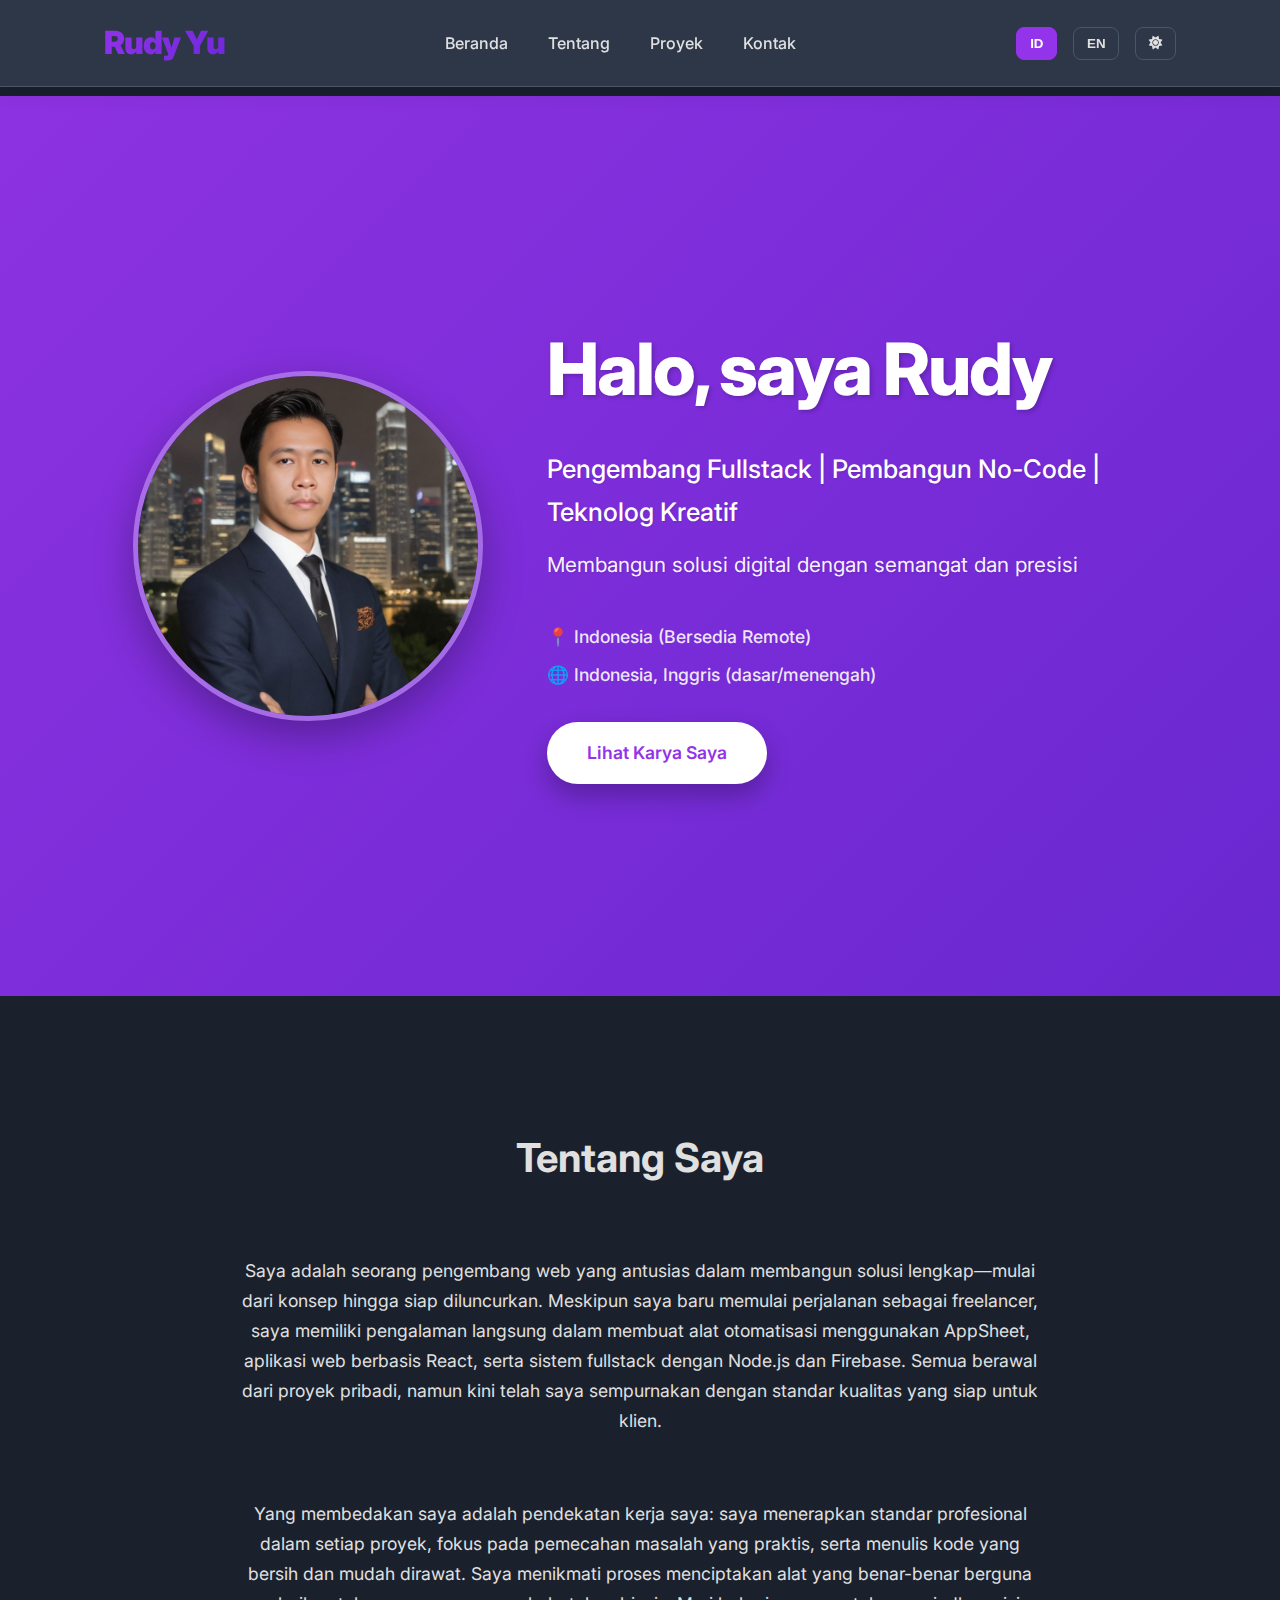
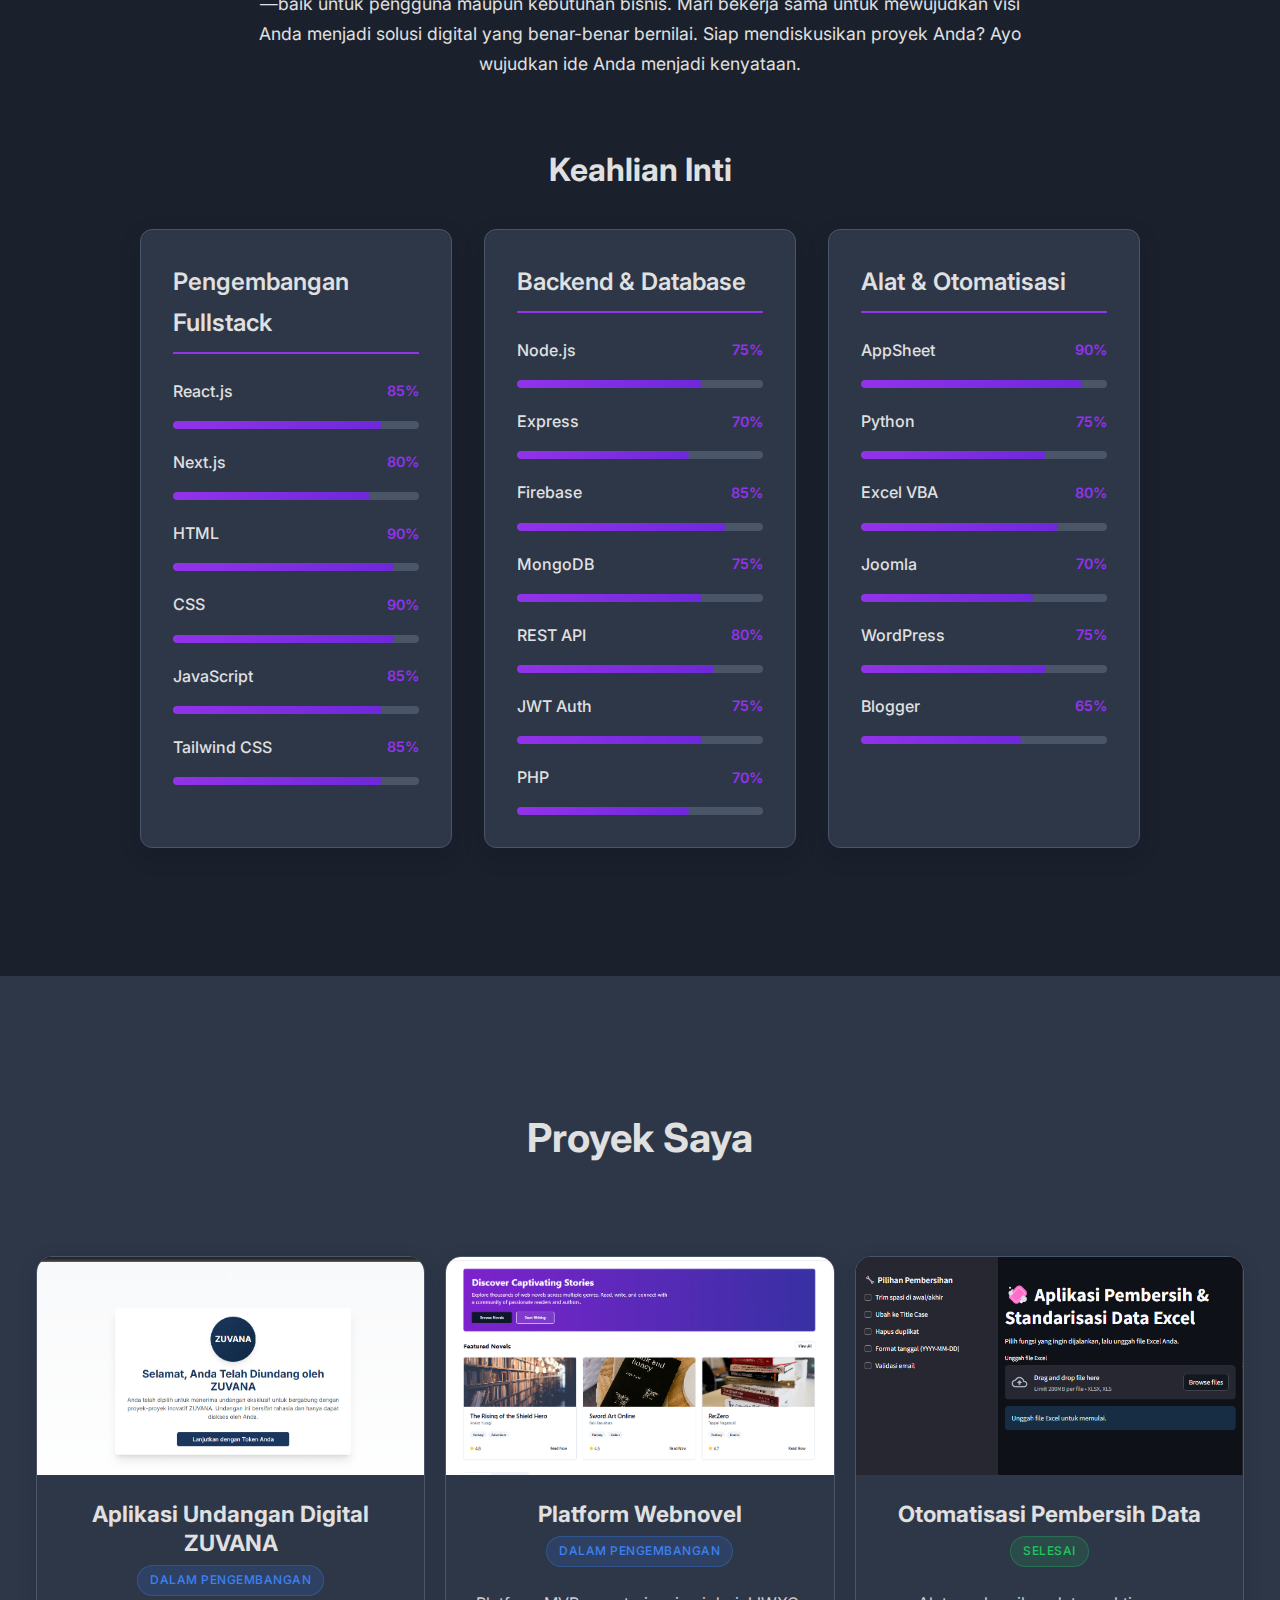
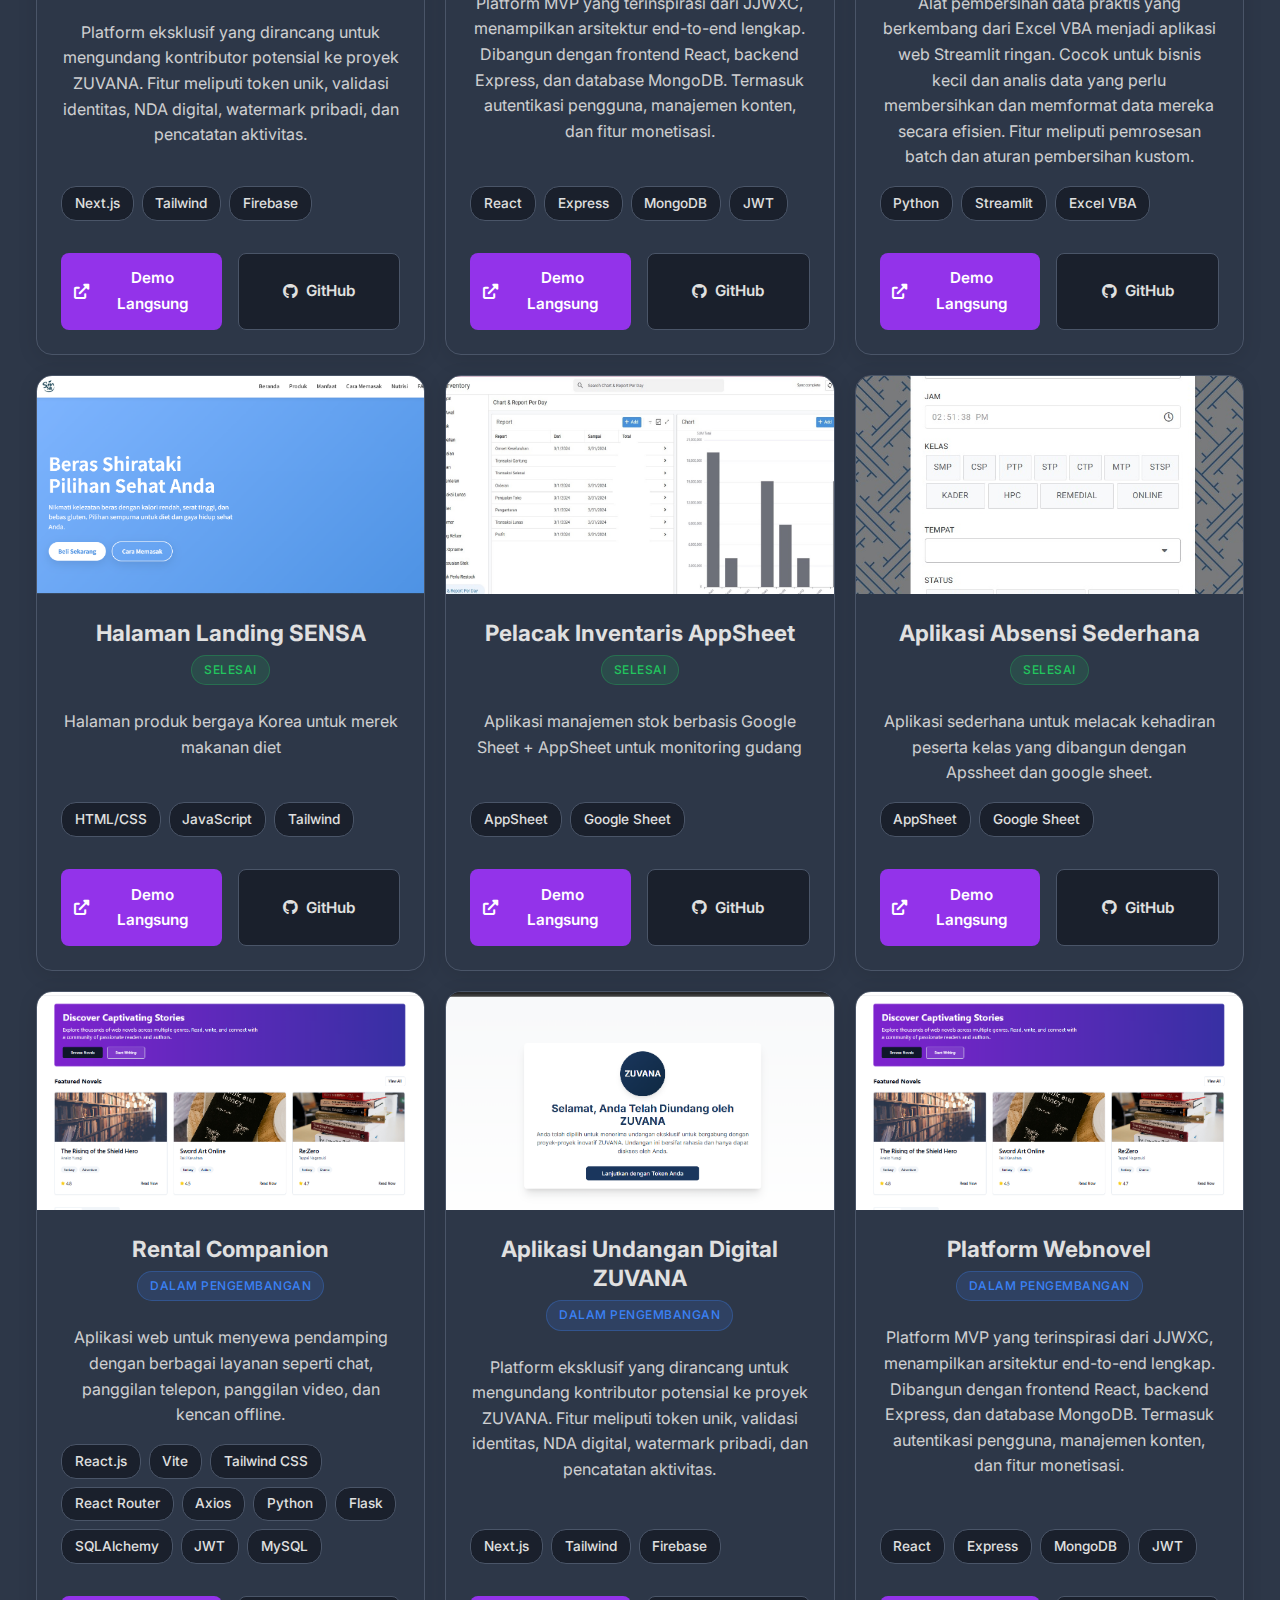
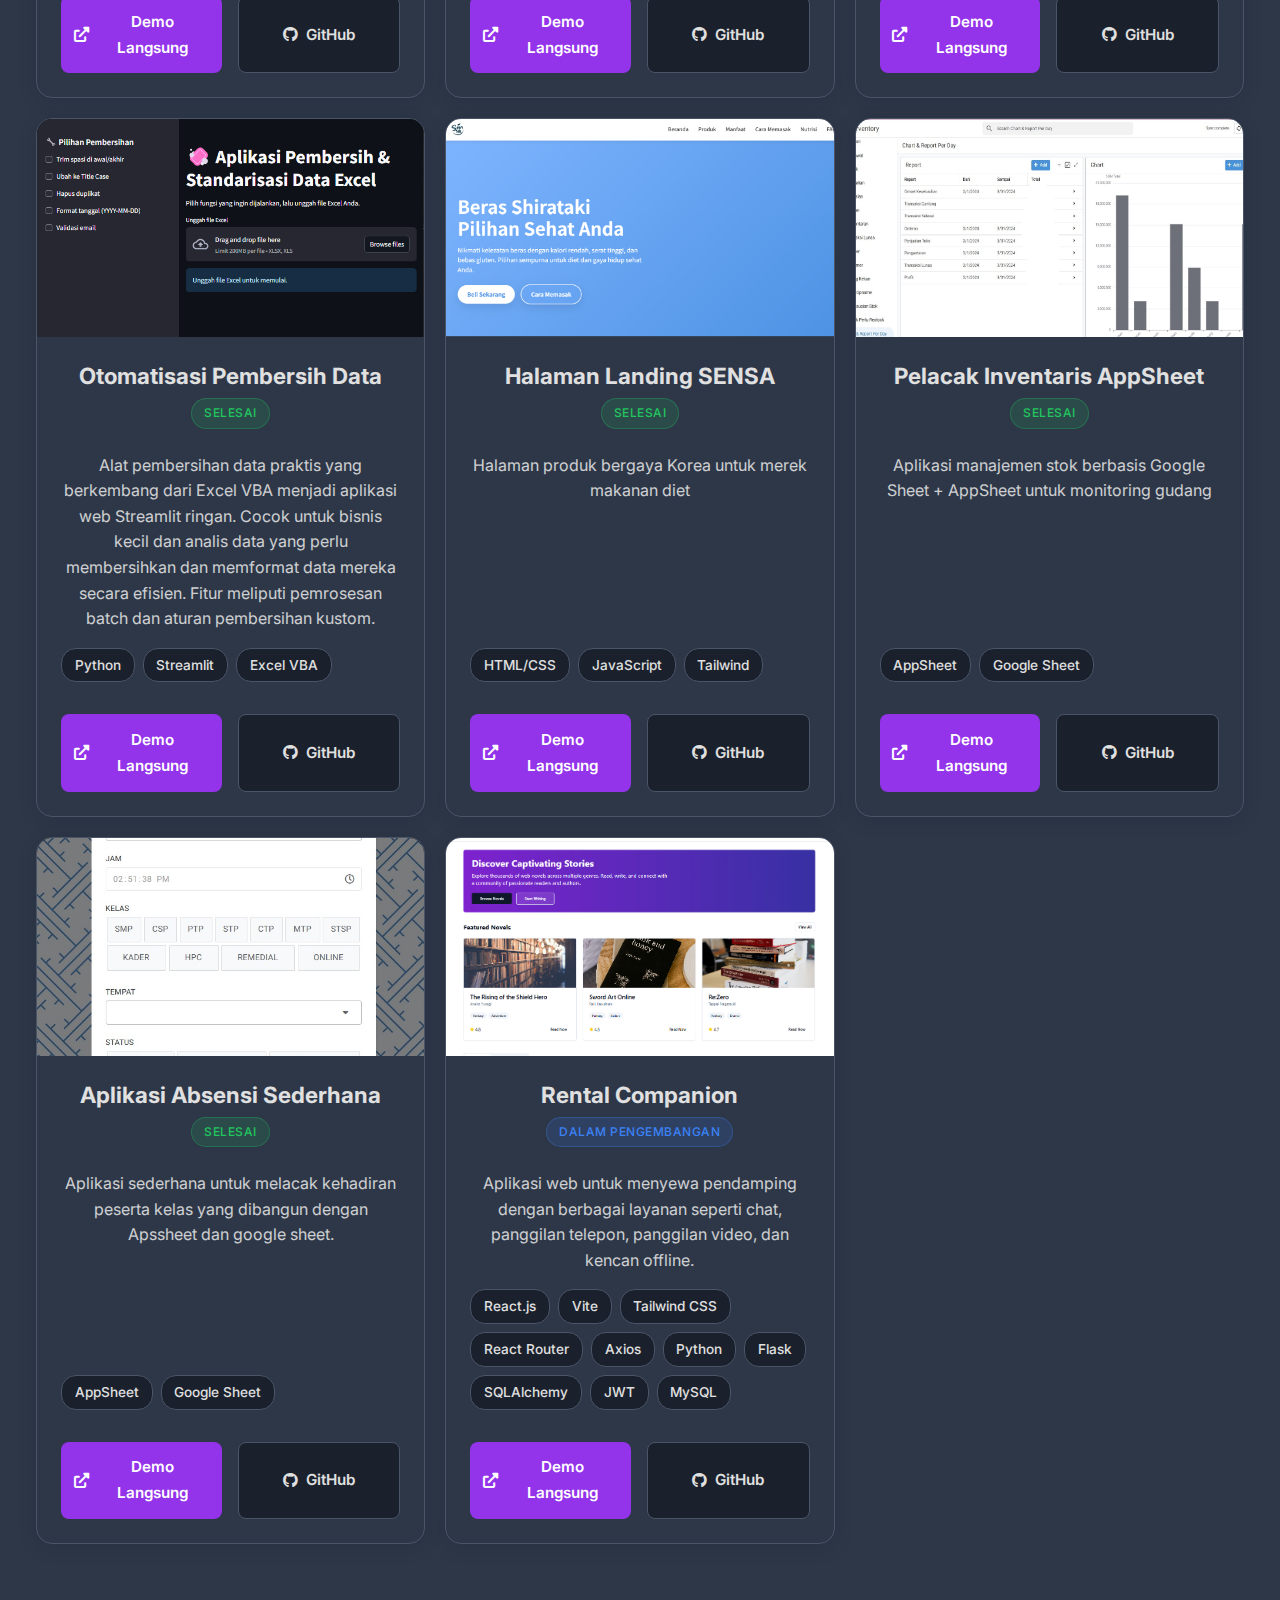
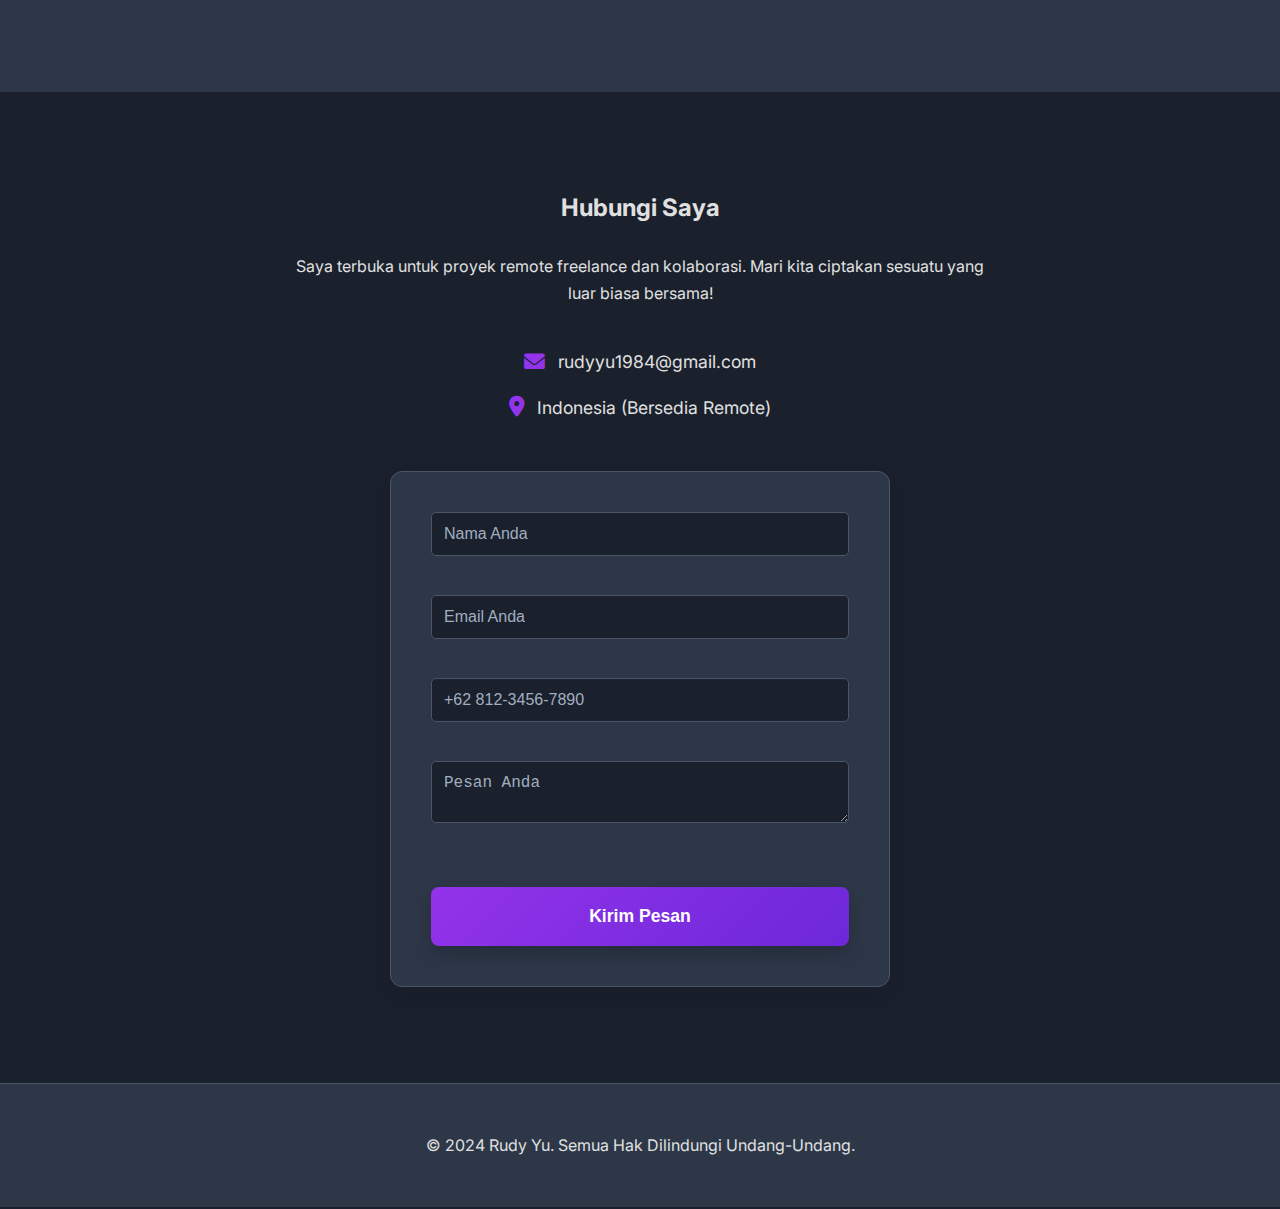
<file: index.html>
<!DOCTYPE html>
<html lang="en">
<head>
    <meta charset="UTF-8">
    <meta name="viewport" content="width=device-width, initial-scale=1.0">
    <title>Rudy Yu - Web Developer</title>
    <link rel="stylesheet" href="styles.css">
    <link rel="stylesheet" href="https://cdnjs.cloudflare.com/ajax/libs/font-awesome/6.0.0/css/all.min.css">
    <link href="https://fonts.googleapis.com/css2?family=Inter:wght@400;500;600;700;800&display=swap" rel="stylesheet">
</head>
<body>
    <header>
        <nav>
            <a href="#home" class="logo">Rudy Yu</a>
            <button class="mobile-menu-button" aria-label="Toggle navigation">
                <i class="fas fa-bars"></i>
            </button>
            <ul class="nav-links">
                <li><a href="#home" data-lang-key="home">Home</a></li>
                <li><a href="#about" data-lang-key="about">About</a></li>
                <li><a href="#projects" data-lang-key="projects">Projects</a></li>
                <li><a href="#contact" data-lang-key="contact">Contact</a></li>
            </ul>
            <div class="language-theme-toggles">
                <button id="language-toggle-id" class="language-toggle-button active" data-lang-code="id">ID</button>
                <button id="language-toggle-en" class="language-toggle-button" data-lang-code="en">EN</button>
                <button id="theme-toggle" class="theme-toggle-button" aria-label="Toggle dark/light mode">
                    <i class="fas fa-moon"></i>
                </button>
            </div>
        </nav>
    </header>

    <main>
        <section id="home" class="hero">
            <div class="hero-image">
                <img src="./images/Rudy Yu Profile Picture.jpg" alt="Rudy Yu Profile Picture" class="profile-picture">
            </div>
            <div class="hero-content">
                <h1 data-lang-key="hero_greeting">Hi, I'm Rudy</h1>
                <p data-lang-key="hero_role">Fullstack Developer | No-Code Builder | Creative Technologist</p>
                <p class="subtitle" data-lang-key="hero_subtitle">Building digital solutions with passion and precision</p>
                <div class="hero-location">
                    <span data-lang-key="hero_location_text">📍 Indonesia (Remote-friendly)</span>
                    <span data-lang-key="hero_language_text">🌐 Indonesia, English (basic/intermediate)</span>
                </div>
                <a href="#projects" class="cta-button" data-lang-key="hero_cta_button">View My Work</a>
            </div>
        </section>

        <section id="about" class="about">
            <h2 data-lang-key="about_title">About Me</h2>
            <div class="about-content">
                <p class="about-text" data-lang-key="about_paragraph_1">
                    I am an independent developer with experience in building various applications and websites, from simple automation tools with AppSheet to fullstack systems using React, Node.js, and Firebase. While most of my projects are personal initiatives driven by passion and technology exploration, they reflect my technical capabilities, initiative, and perseverance in delivering complete solutions from start to finish.
                </p>
                <p class="about-text" data-lang-key="about_paragraph_2">
                    Currently, I am opening myself to professional freelance work and ready to contribute to real projects with the best quality. Although I haven't had direct clients yet, I approach every project with professional standards as if they were commercial projects. I am ready to give my best for any future collaborations.
                </p>
                <div class="skills">
                    <h3 data-lang-key="skills_title">Core Skills</h3>
                    <div class="skill-categories">
                        <div class="skill-category">
                            <h4 data-lang-key="skill_category_fullstack">Fullstack Development</h4>
                            <ul class="skill-list" id="frontend-skills">
                                <!-- Will be populated by JavaScript -->
                            </ul>
                        </div>
                        <div class="skill-category">
                            <h4 data-lang-key="skill_category_backend">Backend & Database</h4>
                            <ul class="skill-list" id="backend-skills">
                                <!-- Will be populated by JavaScript -->
                            </ul>
                        </div>
                        <div class="skill-category">
                            <h4 data-lang-key="skill_category_tools">Tools & Automation</h4>
                            <ul class="skill-list" id="tools-skills">
                                <!-- Will be populated by JavaScript -->
                            </ul>
                        </div>
                    </div>
                </div>
            </div>
        </section>

        <section id="projects" class="projects">
            <h2 data-lang-key="projects_title">My Projects</h2>
            <div class="project-grid" id="project-grid">
                <!-- Projects will be loaded here -->
            </div>
        </section>

        <section id="contact" class="contact">
            <h2 data-lang-key="contact_title">Get in Touch</h2>
            <p class="contact-description" data-lang-key="contact_description">I'm open to freelance remote projects and collaborations. Let's create something amazing together!</p>
            
            <div class="contact-info">
                <div class="contact-item">
                    <i class="fas fa-envelope"></i>
                    <a href="mailto:rudyyu1984@gmail.com" data-lang-key="contact_email">rudyyu1984@gmail.com</a>
                </div>
                <div class="contact-item">
                    <i class="fas fa-map-marker-alt"></i>
                    <span data-lang-key="contact_location">Indonesia (Remote-friendly)</span>
                </div>
            </div>

            <form id="contact-form" action="https://formspree.io/f/your_unique_form_id" method="POST">
                <div class="form-group">
                    <input type="text" id="name" name="name" placeholder="Your Name" required data-lang-placeholder-key="form_name_placeholder">
                </div>
                <div class="form-group">
                    <input type="email" id="email" name="email" placeholder="Your Email" required data-lang-placeholder-key="form_email_placeholder">
                </div>
                <div class="form-group">
                    <input type="tel" id="whatsapp" name="whatsapp" placeholder="+62 812-3456-7890" data-lang-placeholder-key="form_whatsapp_placeholder">
                </div>
                <div class="form-group">
                    <textarea id="message" name="message" placeholder="Your Message" required data-lang-placeholder-key="form_message_placeholder"></textarea>
                </div>
                <button type="submit" class="submit-button" data-lang-key="form_submit_button">Send Message</button>
            </form>
        </section>
    </main>

    <footer>
        <p data-lang-key="footer_text">&copy; 2024 Rudy Yu. All Rights Reserved.</p>
    </footer>

    <script src="script.js"></script>
</body>
</html>
</file>
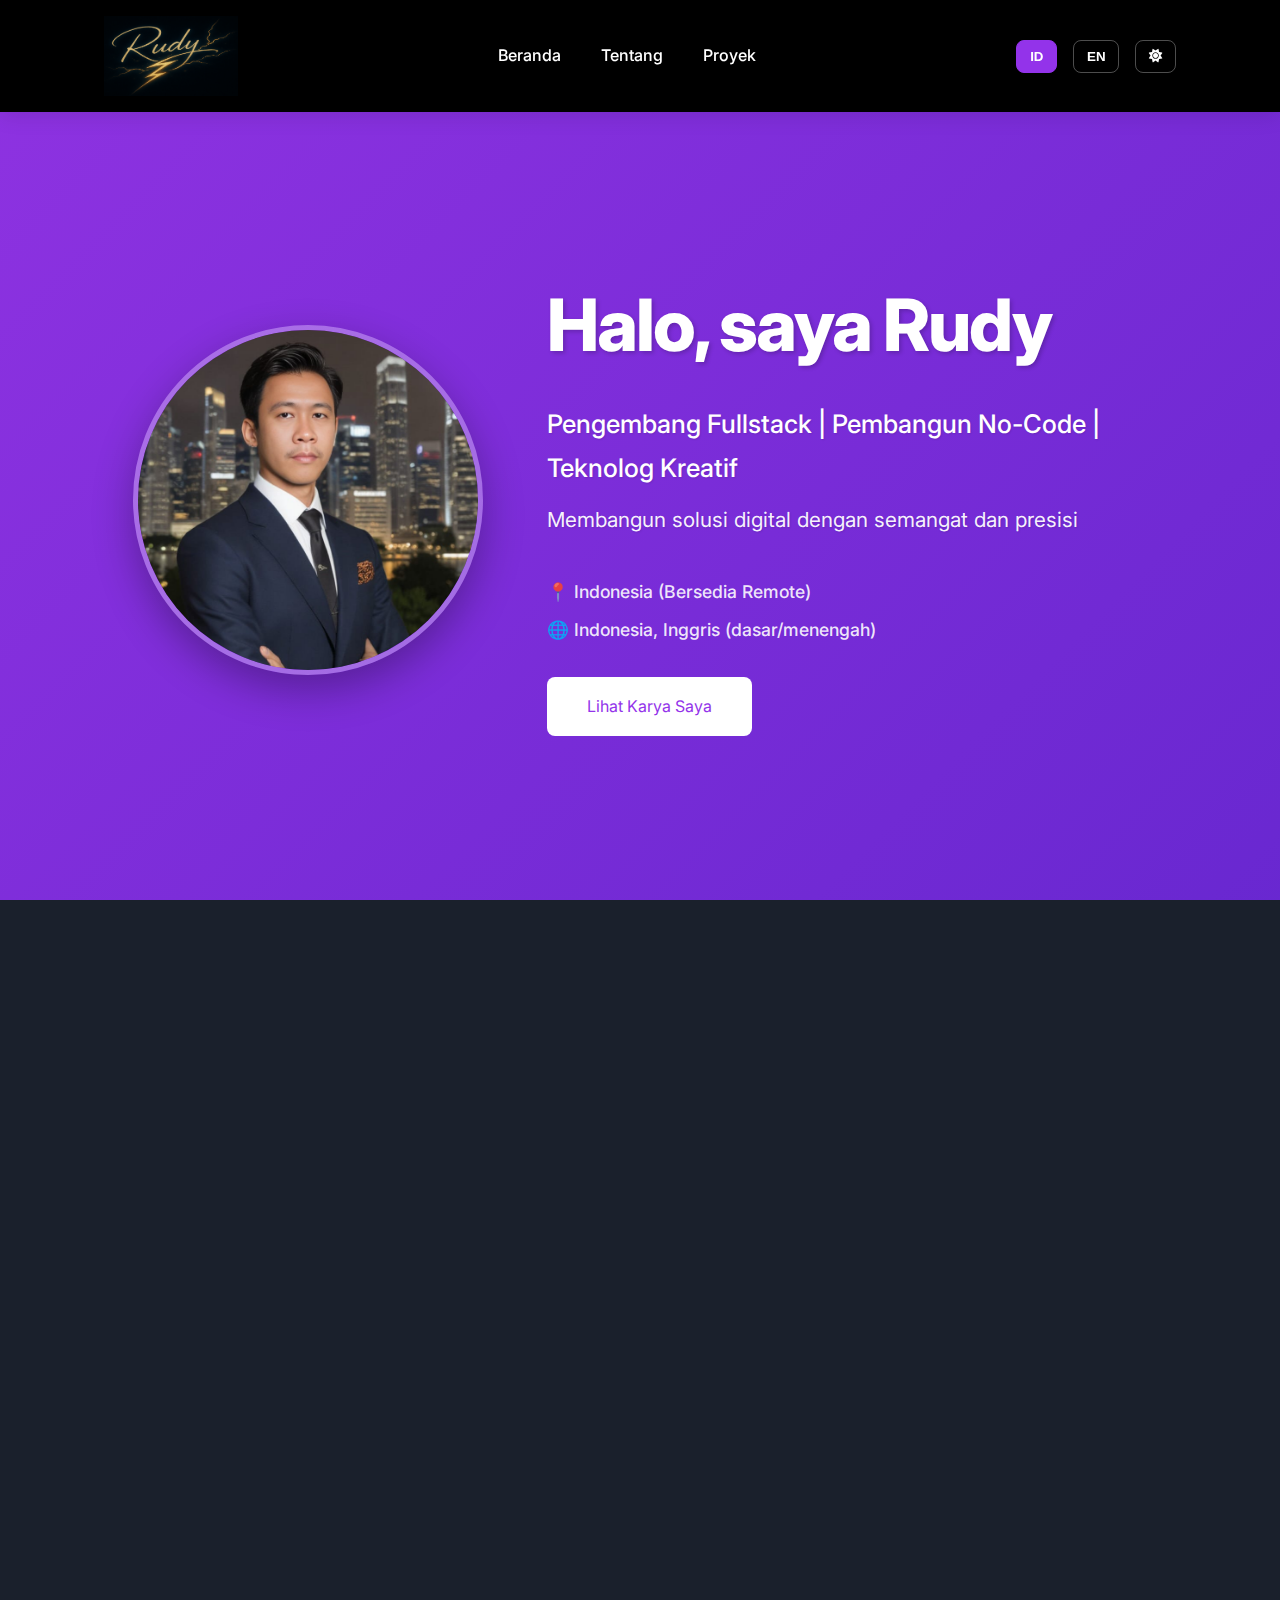
<file: portfolio1/index.html>
<!DOCTYPE html>
<html lang="en">
<head>
    <meta charset="UTF-8">
    <meta name="viewport" content="width=device-width, initial-scale=1.0">
    <meta name="description" content="Rudy Yu - Fullstack Developer & No-Code Builder Portfolio">
    <meta name="keywords" content="web developer, fullstack, no-code, portfolio, Indonesia">
    <title>Rudy Yu - Portfolio</title>
    <link rel="stylesheet" href="https://cdnjs.cloudflare.com/ajax/libs/font-awesome/6.0.0/css/all.min.css">
    <link href="https://fonts.googleapis.com/css2?family=Inter:wght@400;500;600;700;800&display=swap" rel="stylesheet">
    <link rel="stylesheet" href="styles.css">
    <link rel="icon" type="image/png" href="./images/favicon.png.png">
</head>
<body>
    <!-- Loading Screen -->
    <div class="loading">
        <div class="spinner"></div>
    </div>

    <!-- Scroll Progress Bar -->
    <div class="scroll-progress"></div>

    <!-- Back to Top Button -->
    <button id="back-to-top" class="back-to-top" aria-label="Back to top">
        <i class="fas fa-arrow-up"></i>
    </button>

    <header>
        <nav>
            <a href="#home" class="logo"><img src="./images/logo.png" alt="Rudy Yu Logo"></a>
            <button class="mobile-menu-button" aria-label="Toggle menu">
                <i class="fas fa-bars"></i>
            </button>
            <ul class="nav-links">
                <li><a href="#home" data-lang-key="home">Beranda</a></li>
                <li><a href="#about" data-lang-key="about">Tentang</a></li>
                <li><a href="#projects" data-lang-key="projects">Proyek</a></li>
            </ul>
            <div class="language-theme-toggles">
                <button id="language-toggle-id" class="language-toggle-button active" data-lang-code="id">ID</button>
                <button id="language-toggle-en" class="language-toggle-button" data-lang-code="en">EN</button>
                <button id="theme-toggle" class="theme-toggle-button" aria-label="Toggle theme">
                    <i class="fas fa-moon"></i>
                </button>
            </div>
        </nav>
    </header>

    <main>
        <section id="home" class="hero">
            <div class="hero-image fade-in">
                <img src="./images/Rudy Yu Profile Picture.jpg" alt="Rudy Yu" class="profile-picture">
            </div>
            <div class="hero-content fade-in">
                <h1 data-lang-key="hero_greeting">Halo, saya Rudy</h1>
                <p data-lang-key="hero_role">Pengembang Fullstack | Pembangun No-Code | Teknolog Kreatif</p>
                <p class="subtitle" data-lang-key="hero_subtitle">Membangun solusi digital dengan semangat dan presisi</p>
                <div class="hero-location">
                    <span data-lang-key="hero_location_text">📍 Indonesia (Bersedia Remote)</span>
                    <span data-lang-key="hero_language_text">🌐 Indonesia, Inggris (dasar/menengah)</span>
                </div>
                <a href="#projects" class="cta-button" data-lang-key="hero_cta_button">Lihat Karya Saya</a>
            </div>
        </section>

        <section id="about" class="about">
            <h2 class="section-title" data-lang-key="about_title">About Me</h2>
            <div class="about-content">
                <div class="about-text">
                    <p data-lang-key="about_paragraph_1">Saya adalah seorang pengembang web yang antusias dalam membangun solusi lengkap—mulai dari konsep hingga siap diluncurkan. Meskipun saya baru memulai perjalanan sebagai freelancer, saya memiliki pengalaman langsung dalam membuat alat otomatisasi menggunakan AppSheet, aplikasi web berbasis React, serta sistem fullstack dengan Node.js dan Firebase. Semua berawal dari proyek pribadi, namun kini telah saya sempurnakan dengan standar kualitas yang siap untuk klien.</p>
                    <p data-lang-key="about_paragraph_2">Yang membedakan saya adalah pendekatan kerja saya: saya menerapkan standar profesional dalam setiap proyek, fokus pada pemecahan masalah yang praktis, serta menulis kode yang bersih dan mudah dirawat. Saya menikmati proses menciptakan alat yang benar-benar berguna—baik untuk pengguna maupun kebutuhan bisnis. Mari bekerja sama untuk mewujudkan visi Anda menjadi solusi digital yang benar-benar bernilai. Siap mendiskusikan proyek Anda? Ayo wujudkan ide Anda menjadi kenyataan.</p>
                </div>
                <div class="skills">
                    <h3 data-lang-key="skills_title">Keahlian Inti</h3>
                    <div class="skill-categories">
                        <div class="skill-category">
                            <h4 data-lang-key="skill_category_fullstack">Pengembangan Fullstack</h4>
                            <div id="frontend-skills" class="skill-list"></div>
                        </div>
                        <div class="skill-category">
                            <h4 data-lang-key="skill_category_backend">Backend & Database</h4>
                            <div id="backend-skills" class="skill-list"></div>
                        </div>
                        <div class="skill-category">
                            <h4 data-lang-key="skill_category_tools">Alat & Otomatisasi</h4>
                            <div id="tools-skills" class="skill-list"></div>
                        </div>
                    </div>
                </div>
            </div>
        </section>

        <section id="projects" class="projects">
            <h2 class="section-title" data-lang-key="projects_title">My Projects</h2>
            <div id="project-grid" class="project-grid"></div>
        </section>
    </main>

    <footer>
        <p data-lang-key="footer_text">© 2024 Rudy Yu. All Rights Reserved.</p>
    </footer>

    <script src="script.js"></script>
</body>
</html>
</file>
<file: styles.css>
/* Reset and base styles */
* {
    margin: 0;
    padding: 0;
    box-sizing: border-box;
}

:root {
    /* Light theme colors (default) */
    --primary-color: #6a0dad;
    --secondary-color: #4a008a;
    --text-color: #1f2937; /* Darker text for light background */
    --light-bg: #f3f4f6; /* Lighter main background */
    --card-bg: #ffffff; /* White card background */
    --border-color: #e2e8f0;
    --input-bg: #ffffff;
    --input-border: #cbd5e1;
    --placeholder-color: #6b7280;
    --button-text-color: #ffffff;
    --gradient: linear-gradient(135deg, var(--primary-color) 0%, var(--secondary-color) 100%);
}

body.dark-theme {
    /* Dark theme colors */
    --primary-color: #9333ea; /* Slightly lighter purple for dark mode */
    --secondary-color: #6d28d9; /* Lighter secondary purple */
    --text-color: #e0e0e0; /* Lighter text for dark background */
    --light-bg: #1a202c; /* Darker main background */
    --card-bg: #2d3748; /* Dark card background */
    --border-color: #4a5568;
    --input-bg: #1a202c;
    --input-border: #4a5568;
    --placeholder-color: #a0aec0;
    --button-text-color: #ffffff;
    --gradient: linear-gradient(135deg, var(--primary-color) 0%, var(--secondary-color) 100%);
}

body {
    font-family: 'Inter', sans-serif;
    background-color: var(--light-bg);
    line-height: 1.7;
    color: var(--text-color);
    min-height: 100vh;
    overflow-y: scroll;
    transition: background-color 0.3s ease, color 0.3s ease; /* Smooth transition for theme change */
    /* text-transform: lowercase; <= BARIS INI TELAH DIHAPUS/DIKOMEN */
}

/* Header and Navigation */
header {
    position: fixed;
    width: 100%;
    background: var(--card-bg); /* Use card-bg for header */
    backdrop-filter: blur(10px);
    box-shadow: 0 4px 20px rgba(0, 0, 0, 0.1); /* Lighter shadow */
    z-index: 1000;
    border-bottom: 1px solid var(--border-color); /* Subtle border */
}

nav {
    display: flex;
    justify-content: space-between;
    align-items: center;
    padding: 1rem 5%;
    max-width: 1200px;
    margin: 0 auto;
}

.logo {
    font-size: 2rem;
    font-weight: 900;
    letter-spacing: -1px;
    background: var(--gradient); /* Use gradient for logo */
    -webkit-background-clip: text;
    -webkit-text-fill-color: transparent;
}

.language-theme-toggles {
    display: flex;
    align-items: center;
    gap: 1rem;
}

.language-toggle-button,
.theme-toggle-button {
    background: var(--card-bg);
    color: var(--text-color);
    border: 1px solid var(--border-color);
    padding: 0.5rem 0.8rem;
    border-radius: 8px;
    cursor: pointer;
    font-weight: 600;
    transition: background-color 0.3s ease, color 0.3s ease, border-color 0.3s ease;
}

.language-toggle-button.active {
    background: var(--primary-color);
    color: var(--button-text-color);
    border-color: var(--primary-color);
}

.language-toggle-button:hover,
.theme-toggle-button:hover {
    background: var(--light-bg);
    color: var(--primary-color);
    border-color: var(--primary-color);
}


.nav-links {
    display: flex;
    list-style: none;
    gap: 2.5rem;
}

.nav-links a {
    text-decoration: none;
    color: var(--text-color);
    font-weight: 500;
    transition: all 0.3s ease;
    position: relative;
}

.nav-links a::after {
    content: '';
    position: absolute;
    width: 0;
    height: 2px;
    bottom: -4px;
    left: 0;
    background: var(--gradient);
    transition: width 0.3s ease;
}

.nav-links a:hover::after {
    width: 100%;
}

/* Mobile Menu Button */
.mobile-menu-button {
    display: none;
    background: none;
    border: none;
    font-size: 1.5rem;
    color: var(--text-color);
    cursor: pointer;
    padding: 0.5rem;
}

/* Hero Section */
.hero {
    min-height: 100vh;
    display: flex;
    flex-direction: row;
    align-items: center;
    justify-content: center;
    background: var(--light-bg);
    padding: 0 5%;
    position: relative;
    gap: 4rem;
    overflow: hidden;
}

.hero::before {
    content: '';
    position: absolute;
    top: 0;
    left: 0;
    right: 0;
    bottom: 0;
    background: var(--gradient);
    opacity: 0.95;
    z-index: 1;
}

.hero-content {
    flex: 1;
    max-width: 600px;
    text-align: left;
    position: relative;
    z-index: 2;
    color: #ffffff;
}

.hero-content h1 {
    font-size: 4.5rem;
    margin-bottom: 1rem;
    font-weight: 800;
    letter-spacing: -2px;
    color: #ffffff;
    text-shadow: 2px 2px 4px rgba(0, 0, 0, 0.2);
}

.hero-content p {
    font-size: 1.6rem;
    margin-bottom: 0.8rem;
    color: #ffffff;
    font-weight: 500;
    text-shadow: 1px 1px 2px rgba(0, 0, 0, 0.1);
}

.hero-content .subtitle {
    font-size: 1.3rem;
    margin-bottom: 2.5rem;
    color: rgba(255, 255, 255, 0.95);
    font-weight: 400;
}

.hero-location {
    display: flex;
    flex-direction: column;
    gap: 0.5rem;
    margin-bottom: 2rem;
}

.hero-location span {
    font-size: 1.1rem;
    color: rgba(255, 255, 255, 0.9);
    font-weight: 500;
}

.hero-image {
    flex: 0 0 auto;
    width: 350px;
    height: 350px;
    border-radius: 50%;
    overflow: hidden;
    box-shadow: 0 15px 40px rgba(0, 0, 0, 0.3);
    border: 5px solid rgba(255, 255, 255, 0.3);
    position: relative;
    z-index: 2;
}

.profile-picture {
    width: 100%;
    height: 100%;
    object-fit: cover;
    display: block;
    transition: transform 0.3s ease;
}

.hero-image:hover .profile-picture {
    transform: scale(1.05);
}

.cta-button {
    display: inline-block;
    padding: 1rem 2.5rem;
    background: #ffffff;
    color: var(--primary-color);
    text-decoration: none;
    border-radius: 50px;
    font-weight: 600;
    font-size: 1.1rem;
    transition: all 0.3s ease;
    box-shadow: 0 12px 25px rgba(0, 0, 0, 0.25);
    position: relative;
    z-index: 2;
}

.cta-button:hover {
    transform: translateY(-2px);
    box-shadow: 0 15px 30px rgba(0, 0, 0, 0.35);
    background: #ffffff;
    color: var(--secondary-color);
}

/* Responsive Hero Section */
@media (max-width: 1024px) {
    .hero {
        padding: 6rem 5% 4rem;
        gap: 3rem;
    }

    .hero-content h1 {
        font-size: 3.5rem;
    }

    .hero-content p {
        font-size: 1.4rem;
    }

    .hero-image {
        width: 300px;
        height: 300px;
    }
}

@media (max-width: 768px) {
    .hero {
        flex-direction: column-reverse;
        text-align: center;
        padding: 6rem 1rem 4rem;
        gap: 2rem;
    }

    .hero-content {
        text-align: center;
    }

    .hero-content h1 {
        font-size: 3rem;
    }

    .hero-content p {
        font-size: 1.2rem;
    }

    .hero-image {
        width: 250px;
        height: 250px;
    }

    .hero-location {
        align-items: center;
    }

    .cta-button {
        width: 100%;
        max-width: 300px;
        text-align: center;
    }
}

/* About Section */
.about {
    padding: 8rem 1rem;
    background: var(--light-bg);
    color: var(--text-color);
}

.about h2 {
    text-align: center;
    margin-bottom: 4rem;
    font-size: 2.5rem;
    font-weight: 700;
    color: var(--text-color);
}

.about-content {
    max-width: 1200px;
    margin: 0 auto;
    display: flex;
    flex-direction: column;
    gap: 4rem;
}

.about-text {
    margin-bottom: 0;
    font-size: 1.1rem;
    color: var(--text-color);
    max-width: 800px;
    margin-left: auto;
    margin-right: auto;
    text-align: center;
}

.about-text p {
    margin-bottom: 1.5rem;
}

.skills h3 {
    margin-bottom: 2rem;
    font-size: 2rem;
    color: var(--text-color);
    text-align: center;
}

.skill-categories {
    display: grid;
    grid-template-columns: repeat(auto-fit, minmax(300px, 1fr));
    gap: 2rem;
    max-width: 1000px;
    margin: 0 auto;
}

.skill-category {
    background: var(--card-bg);
    border-radius: 12px;
    padding: 2rem;
    box-shadow: 0 8px 25px rgba(0,0,0,0.1);
    display: flex;
    flex-direction: column;
    border: 1px solid var(--border-color);
}

.skill-category h4 {
    margin-bottom: 1.5rem;
    color: var(--text-color);
    font-size: 1.5rem;
    font-weight: 600;
    border-bottom: 2px solid var(--primary-color);
    padding-bottom: 0.5rem;
}

.skill-list {
    display: flex;
    flex-direction: column;
    gap: 1.25rem;
}

.skill-item {
    display: flex;
    flex-wrap: wrap;
    align-items: center;
    justify-content: space-between;
    gap: 0.5rem;
}

.skill-name {
    font-weight: 500;
    font-size: 1rem;
    color: var(--text-color);
    flex: 1 1 auto;
}

.skill-percentage {
    font-weight: 600;
    font-size: 0.9rem;
    color: var(--primary-color);
    text-align: right;
    flex-shrink: 0;
}

.skill-bar-container {
    width: 100%;
    height: 8px;
    background-color: var(--input-border); /* Use input border color for bar container */
    border-radius: 4px;
    overflow: hidden;
    margin-top: 0.5rem;
}

.skill-bar-fill {
    height: 100%;
    background: var(--gradient);
    border-radius: 4px;
    transition: width 1s ease-out;
}

/* Media query adjustments for skills section */
@media (max-width: 1024px) {
    .skill-categories {
        grid-template-columns: repeat(auto-fit, minmax(280px, 1fr));
    }
}

@media (max-width: 768px) {
    .skill-categories {
        grid-template-columns: 1fr;
        padding: 0 1rem;
    }

    .about h2 {
        font-size: 2rem;
    }

    .about-text {
        font-size: 1rem;
    }
}

/* Main Content Sections */
main {
    padding-top: 6rem;
}

section {
    padding: 8rem 1rem;
    transition: opacity 0.8s ease-out, transform 0.8s ease-out; /* Adjusted transition for smoother effect */
}

section.visible {
    opacity: 1;
    transform: translateY(0);
}

/* Projects Section */
.projects {
    padding: 8rem 1rem;
    background: var(--card-bg);
    color: var(--text-color);
    text-align: center;
}

.projects h2 {
    text-align: center;
    margin-bottom: 4rem;
    font-size: 2.5rem;
    font-weight: 700;
    color: var(--text-color);
}

.project-grid {
    display: grid;
    grid-template-columns: repeat(auto-fit, minmax(300px, 1fr));
    gap: 2rem;
    padding: 2rem;
    max-width: 1400px;
    margin: 0 auto;
}

.project-card {
    background: var(--card-bg);
    border-radius: 16px;
    overflow: hidden;
    box-shadow: 0 4px 20px rgba(0, 0, 0, 0.1);
    transition: transform 0.3s ease, box-shadow 0.3s ease;
    display: flex;
    flex-direction: column;
    height: 100%;
    border: 1px solid var(--border-color);
}

.project-card:hover {
    transform: translateY(-5px);
    box-shadow: 0 8px 30px rgba(0, 0, 0, 0.15);
}

.project-image-container {
    position: relative;
    width: 100%;
    padding-top: 56.25%; /* 16:9 Aspect Ratio */
    overflow: hidden;
    background: var(--light-bg);
}

.project-image {
    position: absolute;
    top: 0;
    left: 0;
    width: 100%;
    height: 100%;
    object-fit: cover;
    transition: transform 0.5s ease;
}

.project-card:hover .project-image {
    transform: scale(1.05);
}

.project-info {
    padding: 1.5rem;
    flex-grow: 1;
    display: flex;
    flex-direction: column;
    gap: 1rem;
}

.project-header {
    display: flex;
    flex-direction: column;
    align-items: center;
    justify-content: center;
    gap: 0.5rem;
    margin-bottom: 0.5rem;
    text-align: center;
}

.project-header h3 {
    margin: 0;
    font-size: 1.4rem;
    font-weight: 700;
    color: var(--text-color);
    line-height: 1.3;
    text-align: center;
}

/* Project Status Badge */
.status {
    display: inline-flex;
    align-items: center;
    justify-content: center;
    padding: 0.25rem 0.75rem;
    border-radius: 1rem;
    font-size: 0.75rem;
    font-weight: 500;
    text-transform: uppercase;
    letter-spacing: 0.5px;
    transition: all 0.3s ease;
    width: fit-content;
    max-width: 100%;
    word-break: break-word;
    box-sizing: border-box;
}

/* Status Colors */
.status-development {
    background: rgba(59, 130, 246, 0.1);
    color: #3b82f6;
    border: 1px solid rgba(59, 130, 246, 0.2);
}

.status-completed {
    background: rgba(34, 197, 94, 0.1);
    color: #22c55e;
    border: 1px solid rgba(34, 197, 94, 0.2);
}

.status-coming-soon {
    background: rgba(245, 158, 11, 0.1);
    color: #f59e0b;
    border: 1px solid rgba(245, 158, 11, 0.2);
}

.status-live {
    background: rgba(236, 72, 153, 0.1);
    color: #ec4899;
    border: 1px solid rgba(236, 72, 153, 0.2);
}

.status-redesign {
    background: rgba(139, 92, 246, 0.1);
    color: #8b5cf6;
    border: 1px solid rgba(139, 92, 246, 0.2);
}

.status-maintenance {
    background: rgba(107, 114, 128, 0.1);
    color: #6b7280;
    border: 1px solid rgba(107, 114, 128, 0.2);
}

/* Hover Effects */
.status:hover {
    transform: translateY(-1px);
    box-shadow: 0 2px 4px rgba(0, 0, 0, 0.1);
}

/* Responsive Adjustments */
@media (max-width: 768px) {
    .project-header {
        gap: 0.4rem;
    }

    .project-header h3 {
        font-size: 1.3rem;
    }
    
    .status {
        padding: 0.2rem 0.6rem;
        font-size: 0.7rem;
    }
}

@media (max-width: 480px) {
    .project-header {
        gap: 0.3rem;
    }
    
    .project-header h3 {
        font-size: 1.2rem;
    }

    .status {
        padding: 0.15rem 0.5rem;
        font-size: 0.65rem;
    }
}

/* Dark Theme Adjustments */
.dark-theme .status-development {
    background: rgba(59, 130, 246, 0.15);
    border-color: rgba(59, 130, 246, 0.3);
}

.dark-theme .status-completed {
    background: rgba(34, 197, 94, 0.15);
    border-color: rgba(34, 197, 94, 0.3);
}

.dark-theme .status-coming-soon {
    background: rgba(245, 158, 11, 0.15);
    border-color: rgba(245, 158, 11, 0.3);
}

.dark-theme .status-live {
    background: rgba(236, 72, 153, 0.15);
    border-color: rgba(236, 72, 153, 0.3);
}

.dark-theme .status-redesign {
    background: rgba(139, 92, 246, 0.15);
    border-color: rgba(139, 92, 246, 0.3);
}

.dark-theme .status-maintenance {
    background: rgba(107, 114, 128, 0.15);
    border-color: rgba(107, 114, 128, 0.3);
}

.project-info p {
    color: var(--text-color);
    opacity: 0.9;
    font-size: 1rem;
    line-height: 1.6;
    margin: 0;
}

.tech-stack {
    display: flex;
    flex-wrap: wrap;
    gap: 0.5rem;
    margin-top: auto;
}

.tech-tag {
    background: var(--light-bg);
    color: var(--text-color);
    padding: 0.3rem 0.8rem;
    border-radius: 15px;
    font-size: 0.85rem;
    font-weight: 500;
    border: 1px solid var(--border-color);
}

.project-links {
    display: flex;
    gap: 1rem;
    margin-top: 1rem;
}

.project-links a {
    flex: 1;
    display: flex;
    align-items: center;
    justify-content: center;
    gap: 0.5rem;
    padding: 0.8rem;
    border-radius: 8px;
    text-decoration: none;
    font-weight: 600;
    font-size: 0.95rem;
    transition: all 0.3s ease;
}

.demo-link {
    background: var(--primary-color);
    color: white;
}

.github-link {
    background: var(--light-bg);
    color: var(--text-color);
    border: 1px solid var(--border-color);
}

.project-links a:hover {
    transform: translateY(-2px);
}

.demo-link:hover {
    background: var(--secondary-color);
}

.github-link:hover {
    background: var(--border-color);
}

/* Responsive Adjustments */
@media (max-width: 1024px) {
    .project-grid {
        grid-template-columns: repeat(auto-fit, minmax(280px, 1fr));
        padding: 1.5rem;
    }
}

@media (max-width: 768px) {
    .project-grid {
        grid-template-columns: 1fr;
        padding: 1rem;
    }

    .project-card {
        max-width: 500px;
        margin: 0 auto;
    }

    .project-info h3 {
        font-size: 1.3rem;
    }

    .project-links {
        flex-direction: column;
    }

    .project-links a {
        width: 100%;
    }
}

/* Contact Section */
.contact {
    padding: 6rem 1rem;
    background: var(--light-bg);
    color: var(--text-color);
    text-align: center;
}

.contact h2 {
    color: var(--text-color);
    margin-bottom: 1.5rem;
}

.contact-description {
    max-width: 700px;
    margin: 0 auto 2.5rem;
    color: var(--text-color);
}

.contact-info {
    display: flex;
    flex-direction: column;
    align-items: center;
    gap: 1rem;
    margin-bottom: 3rem;
}

.contact-item {
    display: flex;
    align-items: center;
    gap: 0.8rem;
    font-size: 1.1rem;
}

.contact-item i {
    color: var(--primary-color);
    font-size: 1.3rem;
}

.contact-item a {
    color: var(--text-color);
    text-decoration: none;
    transition: color 0.3s ease;
}

.contact-item a:hover {
    color: var(--primary-color);
}

form {
    max-width: 500px;
    margin: 0 auto;
    padding: 2.5rem;
    background: var(--card-bg);
    border-radius: 12px;
    box-shadow: 0 10px 30px rgba(0, 0, 0, 0.1);
    display: flex;
    flex-direction: column;
    gap: 1.2rem;
    border: 1px solid var(--border-color);
}

.form-group {
    margin-bottom: 0;
}

.form-group input,
.form-group textarea {
    width: 100%;
    padding: 1.2rem 1rem;
    border: 1px solid var(--input-border);
    border-radius: 8px;
    background: var(--input-bg);
    color: var(--text-color);
    font-size: 1rem;
    outline: none;
    transition: border-color 0.3s ease, box-shadow 0.3s ease, background-color 0.3s ease, color 0.3s ease;
}

.form-group input::placeholder,
.form-group textarea::placeholder {
    color: var(--placeholder-color);
}

.form-group input:focus,
.form-group textarea:focus {
    border-color: var(--primary-color);
    box-shadow: 0 0 0 3px rgba(106, 13, 173, 0.3);
}

.submit-button {
    background: var(--gradient);
    color: var(--button-text-color);
    padding: 1.2rem 2.5rem;
    border: none;
    border-radius: 8px;
    font-size: 1.1rem;
    font-weight: 600;
    cursor: pointer;
    transition: transform 0.3s ease, box-shadow 0.3s ease;
    box-shadow: 0 8px 20px rgba(0, 0, 0, 0.2);
    margin-top: 1rem;
}

.submit-button:hover {
    transform: translateY(-3px);
    box-shadow: 0 12px 25px rgba(0, 0, 0, 0.3);
}

.social-links {
    display: flex;
    justify-content: center;
    gap: 2rem;
    margin-top: 3rem;
}

.social-links a {
    color: var(--text-color);
    font-size: 1.8rem;
    transition: all 0.3s ease;
}

.social-links a:hover {
    color: var(--primary-color);
    transform: translateY(-3px);
}

/* Footer */
footer {
    text-align: center;
    padding: 3rem;
    background: var(--card-bg);
    color: var(--text-color);
    border-top: 1px solid var(--border-color);
}

/* Responsive Design */
@media (max-width: 768px) {
    nav {
        flex-wrap: wrap;
        padding: 1rem;
    }

    .mobile-menu-button {
        display: block;
    }

    .nav-links {
        flex-direction: column;
        width: 100%;
        display: none;
        text-align: center;
        padding-top: 1rem;
    }

    .nav-links.show {
        display: flex;
    }

    .hero {
        flex-direction: column;
        text-align: center;
        padding-top: 8rem;
        height: auto;
    }

    .hero-content {
        text-align: center;
        margin-bottom: 2rem;
    }

    .hero-content h1 {
        font-size: 3rem;
    }

    .hero-image {
        width: 200px;
        height: 200px;
        margin-bottom: 2rem;
    }

    .about-content,
    .project-grid,
    .contact-info {
        grid-template-columns: 1fr;
    }

    .project-grid {
        padding: 0 1rem;
    }

    .contact-info {
        text-align: center;
    }

    form {
        padding: 2rem 1.5rem;
    }

    .form-group input,
    .form-group textarea {
        padding: 1rem 0.8rem;
    }
}

/* Back to Top Button */
.back-to-top {
    position: fixed;
    bottom: 20px;
    right: 20px;
    background-color: var(--primary-color);
    color: white;
    width: 40px;
    height: 40px;
    border-radius: 50%;
    display: flex;
    align-items: center;
    justify-content: center;
    cursor: pointer;
    opacity: 0;
    visibility: hidden;
    transition: all 0.3s ease;
    z-index: 1000;
    border: none;
    box-shadow: 0 2px 5px rgba(0,0,0,0.2);
}

.back-to-top.visible {
    opacity: 1;
    visibility: visible;
}

.back-to-top:hover {
    background-color: var(--secondary-color);
    transform: translateY(-3px);
}

/* Responsive Fixes */
@media screen and (max-width: 768px) {
    .container {
        padding: 0 15px;
    }

    .hero {
        padding: 60px 0;
    }

    .hero-content {
        text-align: center;
    }

    .hero-image {
        margin-top: 30px;
    }

    .project-card {
        flex-direction: column;
    }

    .project-image-container {
        width: 100%;
        height: 200px;
    }

    .project-info {
        width: 100%;
        padding: 15px;
    }

    .tech-stack {
        flex-wrap: wrap;
    }

    .tech-tag {
        margin: 5px;
    }

    .skill-item {
        width: 100%;
    }

    .contact-form {
        padding: 20px;
    }

    .form-group {
        flex-direction: column;
    }

    .form-group input,
    .form-group textarea {
        width: 100%;
    }
}

@media screen and (max-width: 480px) {
    .nav-links {
        padding: 10px;
    }

    .nav-links a {
        padding: 8px 12px;
        font-size: 14px;
    }

    .hero h1 {
        font-size: 2rem;
    }

    .hero p {
        font-size: 1rem;
    }

    .section-title {
        font-size: 1.8rem;
    }

    .project-card {
        margin: 10px 0;
    }

    .project-links {
        flex-direction: column;
        gap: 10px;
    }

    .project-links a {
        width: 100%;
        text-align: center;
    }
}

/* Fix for mobile menu */
@media screen and (max-width: 768px) {
    .nav-links {
        position: fixed;
        top: 60px;
        left: 0;
        right: 0;
        background-color: var(--bg-color);
        padding: 20px;
        flex-direction: column;
        align-items: center;
        transform: translateY(-100%);
        transition: transform 0.3s ease;
        z-index: 1000;
    }

    .nav-links.show {
        transform: translateY(0);
    }

    .nav-links a {
        margin: 10px 0;
    }

    .mobile-menu-button {
        display: block;
    }
}

/* Fix for project grid */
.project-grid {
    display: grid;
    grid-template-columns: repeat(auto-fit, minmax(300px, 1fr));
    gap: 20px;
    padding: 20px;
}

/* Fix for skill bars */
.skill-bar-container {
    width: 100%;
    height: 8px;
    background-color: var(--border-color);
    border-radius: 4px;
    overflow: hidden;
}

.skill-bar-fill {
    height: 100%;
    background-color: var(--primary-color);
    border-radius: 4px;
    transition: width 0.3s ease;
}

/* Fix for contact form */
.contact-form {
    max-width: 600px;
    margin: 0 auto;
    padding: 30px;
    background-color: var(--card-bg);
    border-radius: 10px;
    box-shadow: 0 4px 6px rgba(0,0,0,0.1);
}

.form-group {
    margin-bottom: 20px;
}

.form-group input,
.form-group textarea {
    width: 100%;
    padding: 12px;
    border: 1px solid var(--border-color);
    border-radius: 5px;
    background-color: var(--input-bg);
    color: var(--text-color);
    transition: border-color 0.3s ease;
}

.form-group input:focus,
.form-group textarea:focus {
    border-color: var(--primary-color);
    outline: none;
}

/* Fix for theme toggle and language buttons */
.theme-toggle,
.language-toggle {
    position: fixed;
    top: 20px;
    right: 20px;
    z-index: 1000;
    display: flex;
    gap: 10px;
}

@media screen and (max-width: 768px) {
    .theme-toggle,
    .language-toggle {
        top: 10px;
        right: 10px;
    }
}
</file>
<file: portfolio1/styles.css>
/* Reset and base styles */
* {
    margin: 0;
    padding: 0;
    box-sizing: border-box;
}

html, body {
    height: 100%;
    overflow-x: hidden;
}

:root {
    /* Light theme colors (default) */
    --primary-color: #6a0dad;
    --secondary-color: #4a008a;
    --text-color: #1a202c; /* Menggelapkan teks untuk light theme agar lebih jelas */
    --light-bg: #f3f4f6;
    --card-bg: #ffffff;
    --border-color: #e2e8f0;
    --input-bg: #ffffff;
    --input-border: #cbd5e1;
    --placeholder-color: #6b7280;
    --button-text-color: #ffffff;
    --gradient: linear-gradient(135deg, var(--primary-color) 0%, var(--secondary-color) 100%);
    --transition-speed: 0.3s;
    --card-shadow: 0 4px 6px rgba(0, 0, 0, 0.1);
    --hover-shadow: 0 8px 12px rgba(0, 0, 0, 0.15);
    --header-bg: #000000;
}

body.dark-theme {
    /* Dark theme colors */
    --primary-color: #9333ea;
    --secondary-color: #6d28d9;
    --text-color: #e0e0e0; /* Tetap cerah untuk dark theme */
    --light-bg: #1a202c;
    --card-bg: #2d3748;
    --border-color: #4a5568;
    --input-bg: #1a202c;
    --input-border: #4a5568;
    --placeholder-color: #a0aec0;
    --button-text-color: #ffffff;
    --gradient: linear-gradient(135deg, var(--primary-color) 0%, var(--secondary-color) 100%);
    --header-bg: #000000;
}

body {
    font-family: 'Inter', sans-serif;
    background-color: var(--light-bg);
    line-height: 1.7;
    color: var(--text-color);
    min-height: 100vh;
}

/* Main Content */
main {
    padding-top: 100px;
    position: relative;
    z-index: 1;
}

/* Header and Navigation */
header {
    position: fixed;
    top: 0;
    left: 0;
    width: 100%;
    background: var(--header-bg);
    backdrop-filter: blur(10px);
    box-shadow: 0 4px 20px rgba(0, 0, 0, 0.1);
    z-index: 1000;
}

nav {
    display: flex;
    justify-content: space-between;
    align-items: center;
    padding: 1rem 5%;
    max-width: 1200px;
    margin: 0 auto;
}

.logo {
    height: 80px;
    display: flex;
    align-items: center;
}

.logo img {
    height: 80px;
    width: auto;
    object-fit: contain;
    display: block;
    background: transparent;
}

.language-theme-toggles {
    display: flex;
    align-items: center;
    gap: 1rem;
}

.language-toggle-button,
.theme-toggle-button {
    background: transparent; /* Background transparan */
    color: #ffffff; /* Warna teks putih */
    border: 1px solid rgba(255, 255, 255, 0.3); /* Border semi-transparan */
    padding: 0.5rem 0.8rem;
    border-radius: 8px;
    cursor: pointer;
    font-weight: 600;
    transition: all 0.3s ease;
}

.language-toggle-button.active {
    background: var(--primary-color);
    color: #ffffff;
    border-color: var(--primary-color);
}

.language-toggle-button:hover,
.theme-toggle-button:hover {
    background: rgba(255, 255, 255, 0.1); /* Background semi-transparan saat hover */
    color: #ffffff;
    border-color: #ffffff;
}

.nav-links {
    display: flex;
    list-style: none;
    gap: 2.5rem;
}

.nav-links a {
    text-decoration: none;
    color: #ffffff; /* Warna teks putih untuk kontras dengan header hitam */
    font-weight: 500;
    transition: all 0.3s ease;
    position: relative;
}

.nav-links a::after {
    content: '';
    position: absolute;
    width: 0;
    height: 2px;
    bottom: -4px;
    left: 0;
    background: var(--gradient);
    transition: width 0.3s ease;
}

.nav-links a:hover {
    color: var(--primary-color); /* Warna hover menggunakan primary color */
}

.nav-links a:hover::after {
    width: 100%;
}

/* Mobile Menu Button */
.mobile-menu-button {
    display: none;
    background: none;
    border: none;
    font-size: 1.5rem;
    color: #ffffff; /* Warna teks putih */
    cursor: pointer;
    padding: 0.5rem;
}

/* Hero Section */
.hero {
    min-height: calc(100vh - 100px);
    display: flex;
    flex-direction: row;
    align-items: center;
    justify-content: center;
    background: var(--light-bg);
    padding: 2rem 5%;
    position: relative;
    gap: 4rem;
}

.hero::before {
    content: '';
    position: absolute;
    top: 0;
    left: 0;
    right: 0;
    bottom: 0;
    background: var(--gradient);
    opacity: 0.95;
    z-index: 1;
}

.hero-content {
    flex: 1;
    max-width: 600px;
    text-align: left;
    position: relative;
    z-index: 2;
}

.hero-content h1,
.hero-content p,
.hero-content .subtitle,
.hero-location span {
    color: #ffffff; /* Pastikan teks di hero section tetap putih karena backgroundnya gradient gelap */
}

.hero-content h1 {
    font-size: 4.5rem;
    margin-bottom: 1rem;
    font-weight: 800;
    letter-spacing: -2px;
    text-shadow: 2px 2px 4px rgba(0, 0, 0, 0.2);
}

.hero-content p {
    font-size: 1.6rem;
    margin-bottom: 0.8rem;
    font-weight: 500;
    text-shadow: 1px 1px 2px rgba(0, 0, 0, 0.1);
}

.hero-content .subtitle {
    font-size: 1.3rem;
    margin-bottom: 2.5rem;
    color: rgba(255, 255, 255, 0.95);
    font-weight: 400;
}

.hero-location {
    display: flex;
    flex-direction: column;
    gap: 0.5rem;
    margin-bottom: 2rem;
}

.hero-location span {
    font-size: 1.1rem;
    color: rgba(255, 255, 255, 0.9);
    font-weight: 500;
}

.hero-image {
    flex: 0 0 auto;
    width: 350px;
    height: 350px;
    border-radius: 50%;
    overflow: hidden;
    box-shadow: 0 15px 40px rgba(0, 0, 0, 0.3);
    border: 5px solid rgba(255, 255, 255, 0.3);
    position: relative;
    z-index: 2;
}

.profile-picture {
    width: 100%;
    height: 100%;
    object-fit: cover;
    display: block;
    transition: transform 0.3s ease;
}

.hero-image:hover .profile-picture {
    transform: scale(1.05);
}

.cta-button {
    display: inline-block;
    padding: 1rem 2.5rem;
    background: #ffffff;
    color: var(--primary-color);
    text-decoration: none;
    border-radius: 8px;
}

.cta-button:hover {
    background: var(--light-bg);
    transform: translateY(-2px);
    box-shadow: 0 8px 15px rgba(0, 0, 0, 0.2);
}

/* About Section */
.about {
    padding: 5rem 5%;
    background: var(--light-bg);
    position: relative;
    z-index: 1;
}

.about h2 {
    font-size: 2.5rem;
    margin-bottom: 2rem;
    color: var(--text-color);
    background: var(--gradient);
    -webkit-background-clip: text;
    -webkit-text-fill-color: transparent;
}

.about-content {
    display: flex;
    flex-direction: column;
    gap: 2rem;
    max-width: 1200px;
    margin: 0 auto;
    align-items: center;
}

.about-text {
    max-width: 800px;
    font-size: 1.1rem;
    line-height: 1.8;
    text-align: center;
    color: var(--text-color);
}

.skills h3 {
    font-size: 2rem;
    margin-top: 3rem;
    margin-bottom: 2rem;
    color: var(--text-color);
    background: var(--gradient);
    -webkit-background-clip: text;
    -webkit-text-fill-color: transparent;
}

.skill-categories {
    display: grid;
    grid-template-columns: repeat(3, 1fr);
    gap: 2rem;
    max-width: 1200px;
    margin: 0 auto;
}

.skill-category {
    background: var(--card-bg);
    border: 1px solid var(--border-color);
    border-radius: 12px;
    padding: 1.5rem;
    text-align: left;
    box-shadow: var(--card-shadow);
    transition: transform var(--transition-speed) ease, box-shadow var(--transition-speed) ease;
}

.skill-category:hover {
    transform: translateY(-5px);
    box-shadow: var(--hover-shadow);
}

.skill-category h4 {
    font-size: 1.5rem;
    margin-bottom: 1.5rem;
    color: var(--primary-color);
    text-align: center;
}

.skill-list {
    list-style: none;
    padding: 0;
}

.skill-item {
    margin-bottom: 1rem;
}

.skill-name {
    font-weight: 600;
    color: var(--text-color);
    display: flex;
    justify-content: space-between;
    align-items: center;
    margin-bottom: 0.5rem;
}

.skill-percentage {
    font-size: 0.9rem;
    color: var(--placeholder-color);
}

.skill-bar-container {
    background: var(--light-bg);
    border-radius: 5px;
    height: 8px;
    overflow: hidden;
}

.skill-bar-fill {
    height: 100%;
    background: var(--gradient);
    border-radius: 5px;
    transition: width 0.5s ease-out;
}

/* Projects Section */
.projects {
    padding: 5rem 5%;
    background: var(--light-bg);
    position: relative;
    z-index: 1;
}

.projects h2 {
    font-size: 2.5rem;
    margin-bottom: 2rem;
    color: var(--text-color);
    background: var(--gradient);
    -webkit-background-clip: text;
    -webkit-text-fill-color: transparent;
}

.project-grid {
    display: grid;
    grid-template-columns: repeat(auto-fit, minmax(300px, 1fr));
    gap: 2rem;
    margin-top: 2rem;
    position: relative;
    z-index: 1;
}

.project-card {
    background: var(--card-bg);
    border: 1px solid var(--border-color);
    border-radius: 12px;
    overflow: hidden;
    box-shadow: var(--card-shadow);
    transition: transform var(--transition-speed) ease, box-shadow var(--transition-speed) ease;
    display: flex;
    flex-direction: column;
}

.project-card:hover {
    transform: translateY(-5px);
    box-shadow: var(--hover-shadow);
}

.project-image-container {
    position: relative;
    width: 100%;
    height: 200px;
    overflow: hidden;
    border-radius: 8px;
    background-color: #f0f0f0;
}

.project-image {
    width: 100%;
    height: 100%;
    object-fit: cover;
    transition: transform 0.3s ease;
}

.project-image[src*="data:image/png;base64"] {
    background-color: #f0f0f0;
    padding: 20px;
    display: flex;
    align-items: center;
    justify-content: center;
}

.project-card:hover .project-image {
    transform: scale(1.05);
}

.project-info {
    padding: 1.5rem;
    flex-grow: 1;
    display: flex;
    flex-direction: column;
}

.project-header {
    display: flex;
    justify-content: space-between;
    align-items: center;
    margin-bottom: 1rem;
}

.project-info h3 {
    font-size: 1.6rem;
    color: var(--primary-color);
    margin: 0;
}

.status {
    font-size: 0.9rem;
    padding: 0.3rem 0.8rem;
    border-radius: 20px;
    font-weight: 600;
    text-transform: capitalize;
}

.status-completed {
    background-color: #d1fae5; /* Green light */
    color: #065f46; /* Green dark */
}

.status-development {
    background-color: #bfdbfe; /* Blue light */
    color: #1e40af; /* Blue dark */
}

.status-coming-soon,
.status-redesign,
.status-maintenance {
    background-color: #fee2e2; /* Red light */
    color: #991b1b; /* Red dark */
}

.project-info p {
    font-size: 1rem;
    color: var(--text-color);
    margin-bottom: 1.5rem;
    flex-grow: 1;
}

.tech-stack {
    margin-bottom: 1.5rem;
    display: flex;
    flex-wrap: wrap;
    gap: 0.5rem;
}

.tech-tag {
    background: var(--light-bg);
    color: var(--primary-color);
    padding: 0.4rem 0.8rem;
    border-radius: 5px;
    font-size: 0.85rem;
    font-weight: 500;
    border: 1px solid var(--border-color);
}

.project-links {
    display: flex;
    gap: 1rem;
    margin-top: auto; /* Push links to the bottom */
}

.project-links a,
.project-links button {
    text-decoration: none;
    color: var(--text-color);
    padding: 0.5rem 1rem;
    border-radius: 8px;
    font-weight: 500;
    transition: all 0.3s ease;
    display: inline-flex;
    align-items: center;
    gap: 0.5rem;
}

.project-links button:disabled {
    opacity: 0.5;
    cursor: not-allowed;
    background: var(--border-color);
    color: var(--text-color);
}

.project-links a.demo-link,
.project-links a.github-link,
.project-links button.demo-link {
    cursor: pointer;
    box-shadow: 0 4px 8px rgba(0, 0, 0, 0.1);
}

.project-links button.demo-link[disabled] {
    opacity: 0.6;
    cursor: not-allowed;
    background-color: #cccccc; /* Abu-abu terang */
    color: #666666; /* Abu-abu gelap untuk teks */
    box-shadow: none;
    pointer-events: none; /* Pastikan tidak ada event klik */
}

.demo-link {
    background: var(--primary-color);
    color: var(--button-text-color);
}

.github-link {
    background: var(--card-bg);
    border: 1px solid var(--border-color);
}

.project-links a:hover {
    transform: translateY(-2px);
}

.demo-link:hover {
    background: var(--secondary-color);
}

.github-link:hover {
    background: var(--light-bg);
    border-color: var(--primary-color);
}

/* Footer */
footer {
    background-color: var(--header-bg);
    color: #ffffff;
    text-align: center;
    padding: 2rem 5%;
    border-top: 1px solid var(--border-color);
}

footer p {
    font-size: 0.9rem;
    opacity: 0.8;
}

/* Enhanced Responsive Design */
@media (max-width: 1200px) {
    .hero {
        padding: 0 3%;
    }
    
    .hero-content h1 {
        font-size: 3.5rem;
    }
    
    .project-grid {
        grid-template-columns: repeat(2, 1fr);
        gap: 2rem;
    }
}

@media (max-width: 1024px) {
    .hero {
        flex-direction: column; /* Tumpuk vertikal di layar kecil */
        text-align: center;
        padding: 6rem 5% 3rem;
    }
    
    .hero-content {
        text-align: center;
        margin-bottom: 3rem;
    }
    
    .hero-content h1 {
        font-size: 3rem;
    }
    
    .hero-content p {
        font-size: 1.4rem;
    }
    
    .hero-image {
        width: 300px;
        height: 300px;
        order: -1; /* Gambar tetap di atas saat ditumpuk */
        margin-bottom: 2rem;
    }
    
    .skill-categories {
        grid-template-columns: repeat(2, 1fr);
    }
}

@media (max-width: 768px) {
    .hero {
        flex-direction: column;
        text-align: center;
        padding: 2rem 1rem;
    }
    
    .hero-content {
        text-align: center;
    }
    
    .hero-image {
        width: 280px;
        height: 280px;
        margin: 2rem auto;
    }
    
    .hero-location {
        align-items: center;
    }
    
    .cta-button {
        padding: 0.8rem 2rem;
        font-size: 1rem;
    }
    
    .skill-categories {
        grid-template-columns: 1fr;
    }
    
    .about h2 {
        font-size: 2rem;
    }
    
    .about-text {
        font-size: 1rem;
    }
    
    .project-grid {
        grid-template-columns: 1fr;
    }
    
    .project-card {
        max-width: 100%;
    }
    
    .project-info h3 {
        font-size: 1.5rem;
    }
    
    .project-links {
        flex-direction: column;
        gap: 1rem;
    }
    
    .project-links a {
        width: 100%;
        text-align: center;
    }
    
    nav {
        padding: 1rem 3%;
    }
    
    .mobile-menu-button {
        display: block;
    }
    
    .nav-links {
        position: fixed;
        top: 70px;
        left: 0;
        right: 0;
        background: var(--card-bg);
        padding: 1rem;
        flex-direction: column;
        align-items: center;
        gap: 1.5rem;
        transform: translateY(-100%);
        opacity: 0;
        visibility: hidden;
        transition: all var(--transition-speed) ease;
        box-shadow: var(--card-shadow);
    }
    
    .nav-links.show {
        transform: translateY(0);
        opacity: 1;
        visibility: visible;
    }
    
    .back-to-top {
        bottom: 20px;
        right: 20px;
        width: 40px;
        height: 40px;
        font-size: 1rem;
    }
}

@media (max-width: 480px) {
    .hero-content h1 {
        font-size: 2rem;
    }
    
    .hero-content p {
        font-size: 1.1rem;
    }
    
    .hero-image {
        width: 200px;
        height: 200px;
    }
    
    .about h2 {
        font-size: 1.8rem;
    }
    
    .skill-category h4 {
        font-size: 1.2rem;
    }
    
    .project-info h3 {
        font-size: 1.3rem;
    }
}

/* Loading Screen */
.loading {
    position: fixed;
    top: 0;
    left: 0;
    width: 100%;
    height: 100%;
    background: var(--light-bg);
    display: flex;
    justify-content: center;
    align-items: center;
    z-index: 9999;
}

.loading.hidden {
    display: none;
}

/* Scroll Progress Bar */
.scroll-progress {
    position: fixed;
    top: 0;
    left: 0;
    width: 0;
    height: 3px;
    background: var(--gradient);
    z-index: 1002;
}

/* Back to Top Button */
#back-to-top {
    position: fixed;
    bottom: 30px;
    right: 30px;
    background: #007bff; /* Warna biru yang lebih terang */
    color: white;
    width: 50px;
    height: 50px;
    border-radius: 50%;
    display: flex;
    align-items: center;
    justify-content: center;
    font-size: 1.2rem;
    cursor: pointer;
    opacity: 0;
    visibility: hidden;
    transition: all 0.3s ease;
    z-index: 9999; /* Memastikan selalu di atas */
    box-shadow: 0 4px 12px rgba(0, 0, 0, 0.15);
    border: none;
}

#back-to-top.visible {
    opacity: 1;
    visibility: visible;
}

#back-to-top:hover {
    background: #0056b3; /* Warna biru yang lebih gelap saat hover */
    transform: translateY(-3px);
    box-shadow: 0 6px 15px rgba(0, 0, 0, 0.2);
}

/* Enhanced Animations */
@keyframes fadeIn {
    from {
        opacity: 0;
        transform: translateY(20px);
    }
    to {
        opacity: 1;
        transform: translateY(0);
    }
}

.fade-in {
    animation: fadeIn 0.6s ease forwards;
}

/* Print Styles */
@media print {
    .nav-links,
    .mobile-menu-button,
    .language-theme-toggles,
    .back-to-top {
        display: none;
    }
    
    body {
        background: white;
        color: black;
    }
    
    .project-card {
        break-inside: avoid;
        page-break-inside: avoid;
    }
}

/* Accessibility Improvements */
@media (prefers-reduced-motion: reduce) {
    * {
        animation-duration: 0.01ms !important;
        animation-iteration-count: 1 !important;
        transition-duration: 0.01ms !important;
        scroll-behavior: auto !important;
    }
}

/* Focus Styles */
:focus {
    outline: 2px solid var(--primary-color);
    outline-offset: 2px;
}

/* High Contrast Mode */
@media (forced-colors: active) {
    .hero::before {
        forced-color-adjust: none;
    }
    
    .project-card,
    .skill-category {
        border: 1px solid CanvasText;
    }
}

/* Judul Fitur Rata Tengah */
.section-title {
    text-align: center;
    margin-bottom: 2rem;
    position: relative;
    padding-bottom: 1rem;
}

.section-title::after {
    content: '';
    position: absolute;
    bottom: 0;
    left: 50%;
    transform: translateX(-50%);
    width: 50px;
    height: 3px;
    background: var(--primary-color);
    border-radius: 2px;
}
</file>
